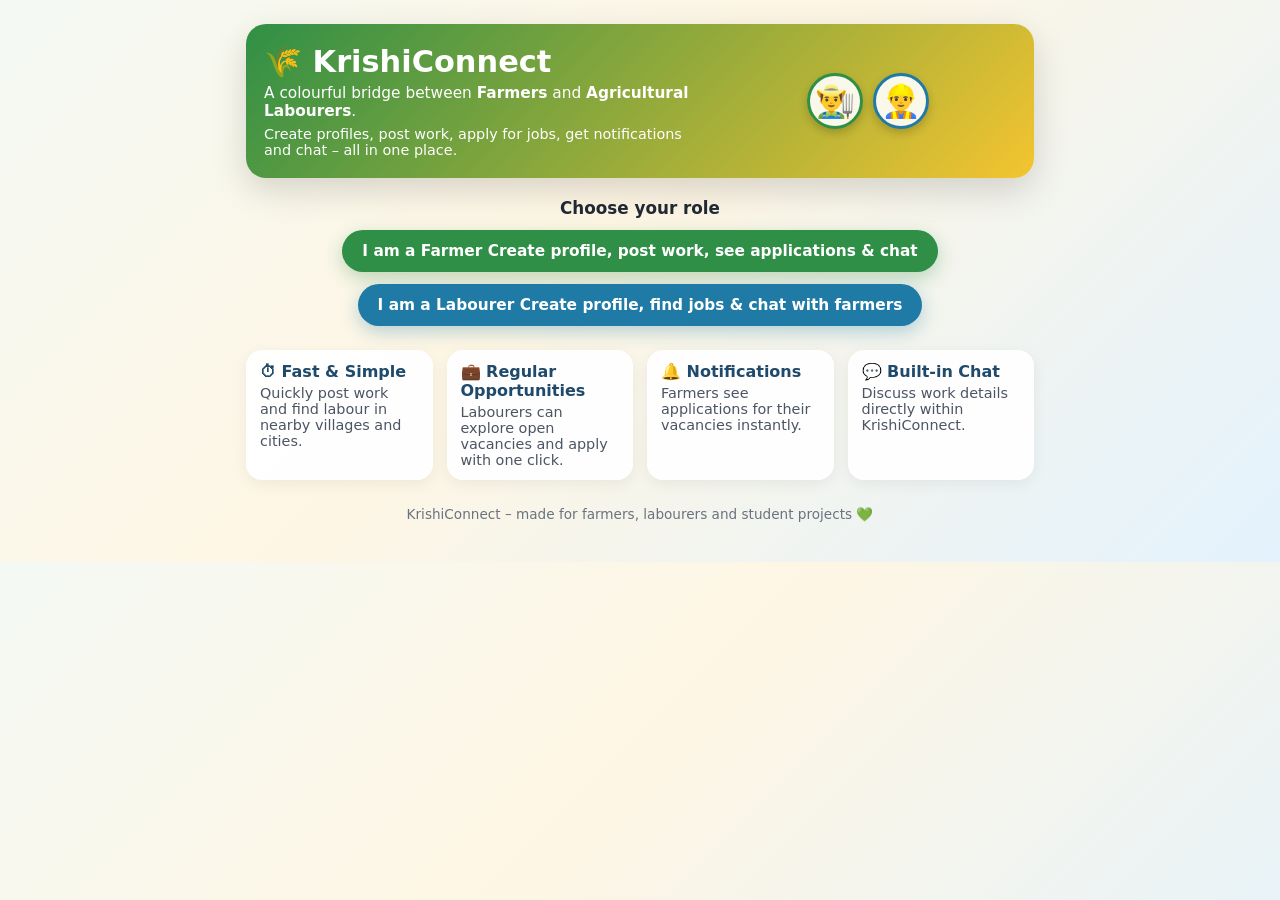
<file: index.html>
<!DOCTYPE html>
<html lang="en">
<head>
  <meta charset="UTF-8">
  <title>KrishiConnect - Home</title>
  <meta name="viewport" content="width=device-width, initial-scale=1.0">
  <link rel="stylesheet" href="style.css">
</head>
<body>
  <div class="app-container home-page">
    <header class="hero-card">
      <div class="hero-text">
        <h1 class="app-title">🌾 KrishiConnect</h1>
        <p class="subtitle">
          A colourful bridge between <strong>Farmers</strong> and <strong>Agricultural Labourers</strong>.
        </p>
        <p class="tagline">
          Create profiles, post work, apply for jobs, get notifications and chat – all in one place.
        </p>
      </div>
      <div class="hero-illustration">
        <div class="circle farmer-circle">👨‍🌾</div>
        <div class="circle labour-circle">👷‍♂</div>
      </div>
    </header>

    <main>
      <section class="role-section">
        <h2 class="section-title center">Choose your role</h2>
        <div class="button-group">
          <a href="farmer.html" class="main-btn farmer-btn big-btn">
            I am a Farmer
            <span class="btn-subtext">Create profile, post work, see applications & chat</span>
          </a>
          <a href="labour.html" class="main-btn labour-btn big-btn">
            I am a Labourer
            <span class="btn-subtext">Create profile, find jobs & chat with farmers</span>
          </a>
        </div>
      </section>

      <section class="info-grid">
        <div class="info-card">
          <h3>⏱ Fast & Simple</h3>
          <p>Quickly post work and find labour in nearby villages and cities.</p>
        </div>
        <div class="info-card">
          <h3>💼 Regular Opportunities</h3>
          <p>Labourers can explore open vacancies and apply with one click.</p>
        </div>
        <div class="info-card">
          <h3>🔔 Notifications</h3>
          <p>Farmers see applications for their vacancies instantly.</p>
        </div>
        <div class="info-card">
          <h3>💬 Built-in Chat</h3>
          <p>Discuss work details directly within KrishiConnect.</p>
        </div>
      </section>
    </main>

    <footer class="footer-text">
      KrishiConnect – made for farmers, labourers and student projects 💚
    </footer>
  </div>
</body>
</html>
</file>
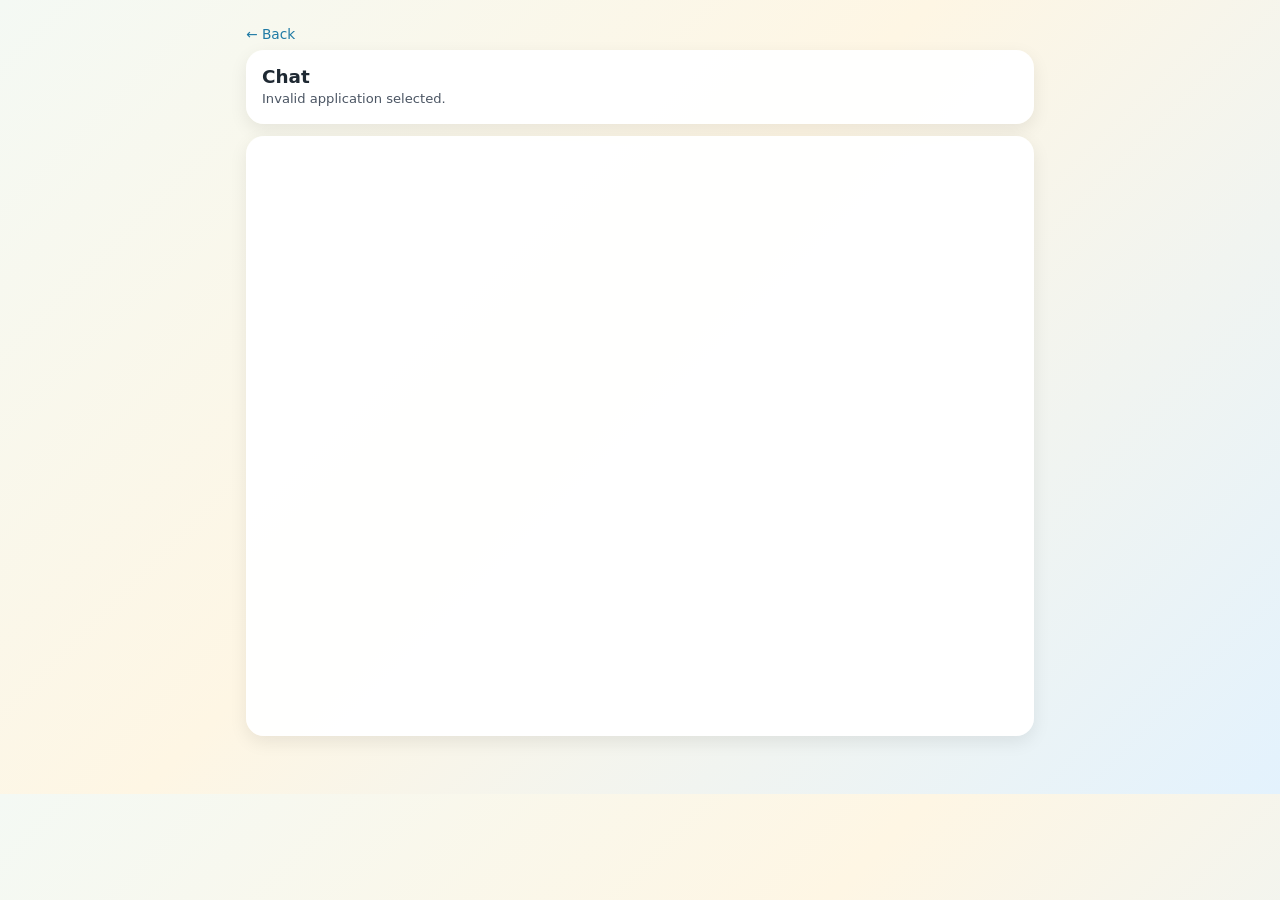
<file: chat.html>
<!DOCTYPE html>
<html lang="en">
<head>
  <meta charset="UTF-8">
  <title>KrishiConnect - Chat</title>
  <meta name="viewport" content="width=device-width, initial-scale=1.0">
  <link rel="stylesheet" href="style.css">
</head>
<body>
  <div class="app-container chat-page">
    <a href="javascript:history.back()" class="back-link">&larr; Back</a>

    <header class="card shadow chat-header">
      <div id="chatTitle" class="chat-title">Chat</div>
      <div id="chatSubtitle" class="chat-subtitle"></div>
    </header>

    <section class="card shadow chat-window">
      <div id="chatMessages" class="chat-messages"></div>
      <form id="chatForm" class="chat-input-row">
        <input type="text" id="chatInput" placeholder="Type your message..." autocomplete="off">
        <button type="submit" class="main-btn labour-btn chat-send-btn">Send</button>
      </form>
    </section>
  </div>

  <script src="chat.js"></script>
</body>
</html>
</file>
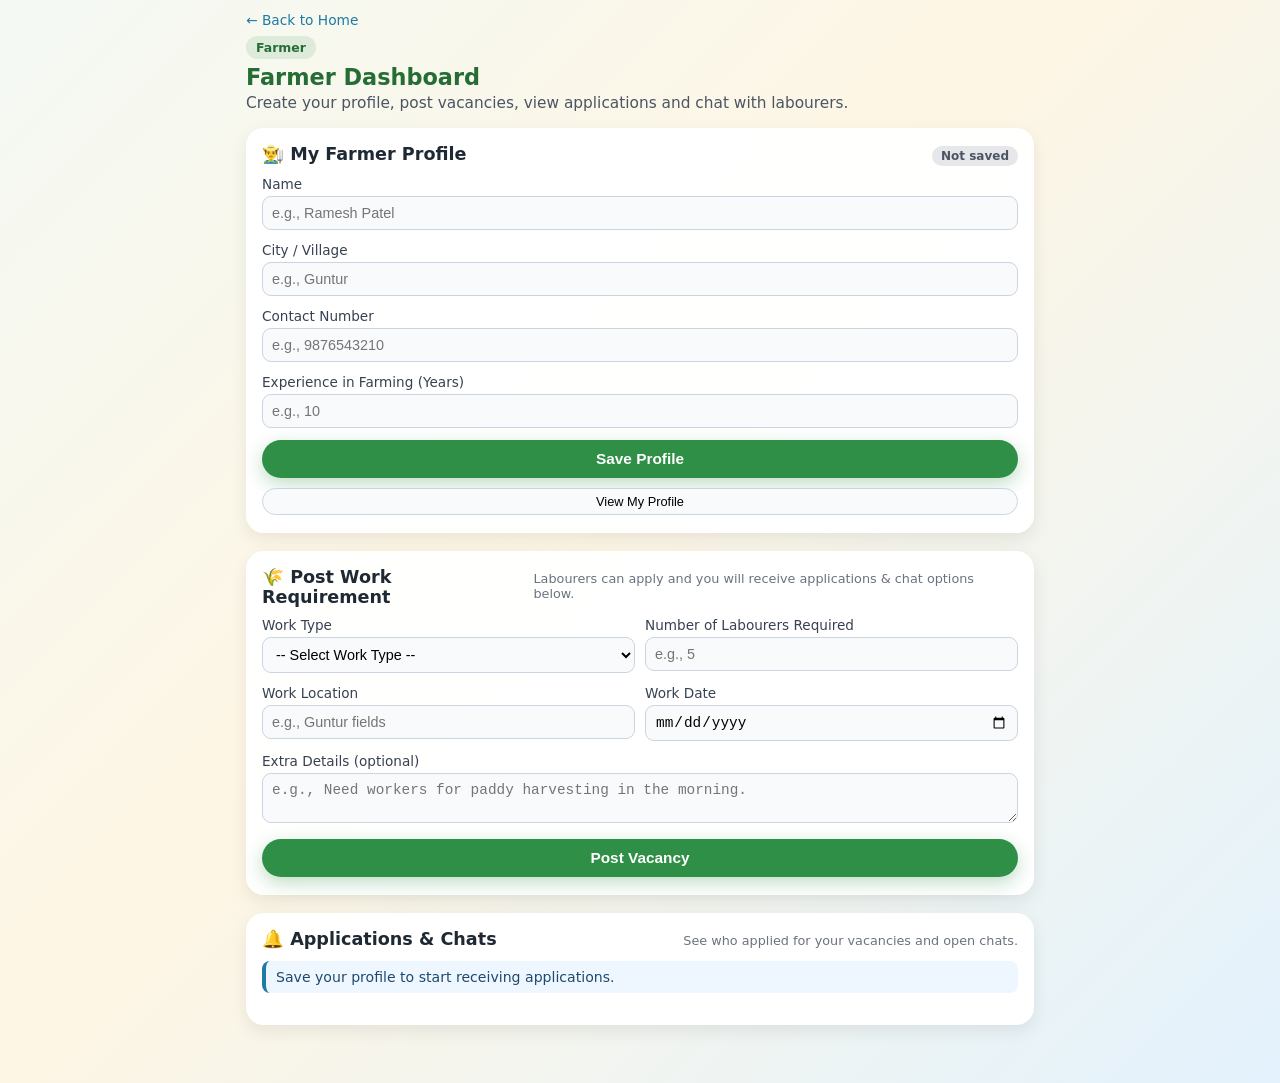
<file: farmer.html>
<!DOCTYPE html>
<html lang="en">
<head>
  <meta charset="UTF-8">
  <title>KrishiConnect - Farmer</title>
  <meta name="viewport" content="width=device-width, initial-scale=1.0">
  <link rel="stylesheet" href="style.css">
</head>
<body>
  <div class="app-container role-page farmer-theme">
    <a href="index.html" class="back-link">&larr; Back to Home</a>

    <header class="page-header">
      <span class="role-badge farmer">Farmer</span>
      <h1 class="app-title small">Farmer Dashboard</h1>
      <p class="subtitle small">
        Create your profile, post vacancies, view applications and chat with labourers.
      </p>
    </header>

    <!-- Farmer Profile -->
    <section class="card shadow profile-card">
      <div class="card-header">
        <h2>👨‍🌾 My Farmer Profile</h2>
        <span id="profileStatus" class="status-pill secondary">Not saved</span>
      </div>

      <form id="farmerProfileForm">
        <div class="form-group">
          <label for="fpName">Name</label>
          <input type="text" id="fpName" placeholder="e.g., Ramesh Patel" required>
        </div>
        <div class="form-group">
          <label for="fpCity">City / Village</label>
          <input type="text" id="fpCity" placeholder="e.g., Guntur" required>
        </div>
        <div class="form-group">
          <label for="fpContact">Contact Number</label>
          <input type="tel" id="fpContact" placeholder="e.g., 9876543210" required>
        </div>
        <div class="form-group">
          <label for="fpExperience">Experience in Farming (Years)</label>
          <input type="number" id="fpExperience" min="0" placeholder="e.g., 10">
        </div>

        <button type="submit" class="main-btn farmer-btn full-width">
          Save Profile
        </button>
      </form>

      <button type="button" id="viewFarmerProfile" class="secondary-btn full-width" style="margin-top:10px;">
        View My Profile
      </button>

      <div id="farmerProfileView" class="farmer-profile-box" style="display:none; margin-top:10px;"></div>

      <p id="profileSavedMsg" class="success-message" style="display:none;">
        ✅ Profile saved! Your details will be attached to every vacancy.
      </p>
    </section>

    <!-- Post Vacancy -->
    <section class="card shadow">
      <div class="card-header">
        <h2>🌾 Post Work Requirement</h2>
        <span class="hint-text">
          Labourers can apply and you will receive applications & chat options below.
        </span>
      </div>

      <form id="farmerVacancyForm">
        <div class="form-row">
          <div class="form-group half">
            <label for="workType">Work Type</label>
            <select id="workType" required>
              <option value="">-- Select Work Type --</option>
              <option value="Sowing">Sowing</option>
              <option value="Harvesting">Harvesting</option>
              <option value="Irrigation">Irrigation</option>
              <option value="Fertilizing">Fertilizing</option>
              <option value="Weeding">Weeding</option>
              <option value="Other">Other</option>
            </select>
          </div>
          <div class="form-group half">
            <label for="numWorkers">Number of Labourers Required</label>
            <input type="number" id="numWorkers" min="1" placeholder="e.g., 5" required>
          </div>
        </div>

        <div class="form-row">
          <div class="form-group half">
            <label for="location">Work Location</label>
            <input type="text" id="location" placeholder="e.g., Guntur fields" required>
          </div>
          <div class="form-group half">
            <label for="date">Work Date</label>
            <input type="date" id="date">
          </div>
        </div>

        <div class="form-group">
          <label for="notes">Extra Details (optional)</label>
          <textarea id="notes" rows="2" placeholder="e.g., Need workers for paddy harvesting in the morning."></textarea>
        </div>

        <button type="submit" class="main-btn farmer-btn full-width">
          Post Vacancy
        </button>
      </form>

      <p id="vacancySuccessMessage" class="success-message" style="display:none;">
        ✅ Vacancy posted! Labourers can now apply and chat with you.
      </p>
    </section>

    <!-- Applications & Chats -->
    <section class="card shadow">
      <div class="card-header">
        <h2>🔔 Applications & Chats</h2>
        <span class="hint-text">
          See who applied for your vacancies and open chats.
        </span>
      </div>

      <div id="farmerApplications" class="list-container"></div>

      <p id="farmerNoAppsMessage" class="info-message" style="display:none;">
        No applications yet. Labourers will appear here after they apply.
      </p>
    </section>

  </div>

  <script src="farmer.js"></script>
</body>
</html>
</file>
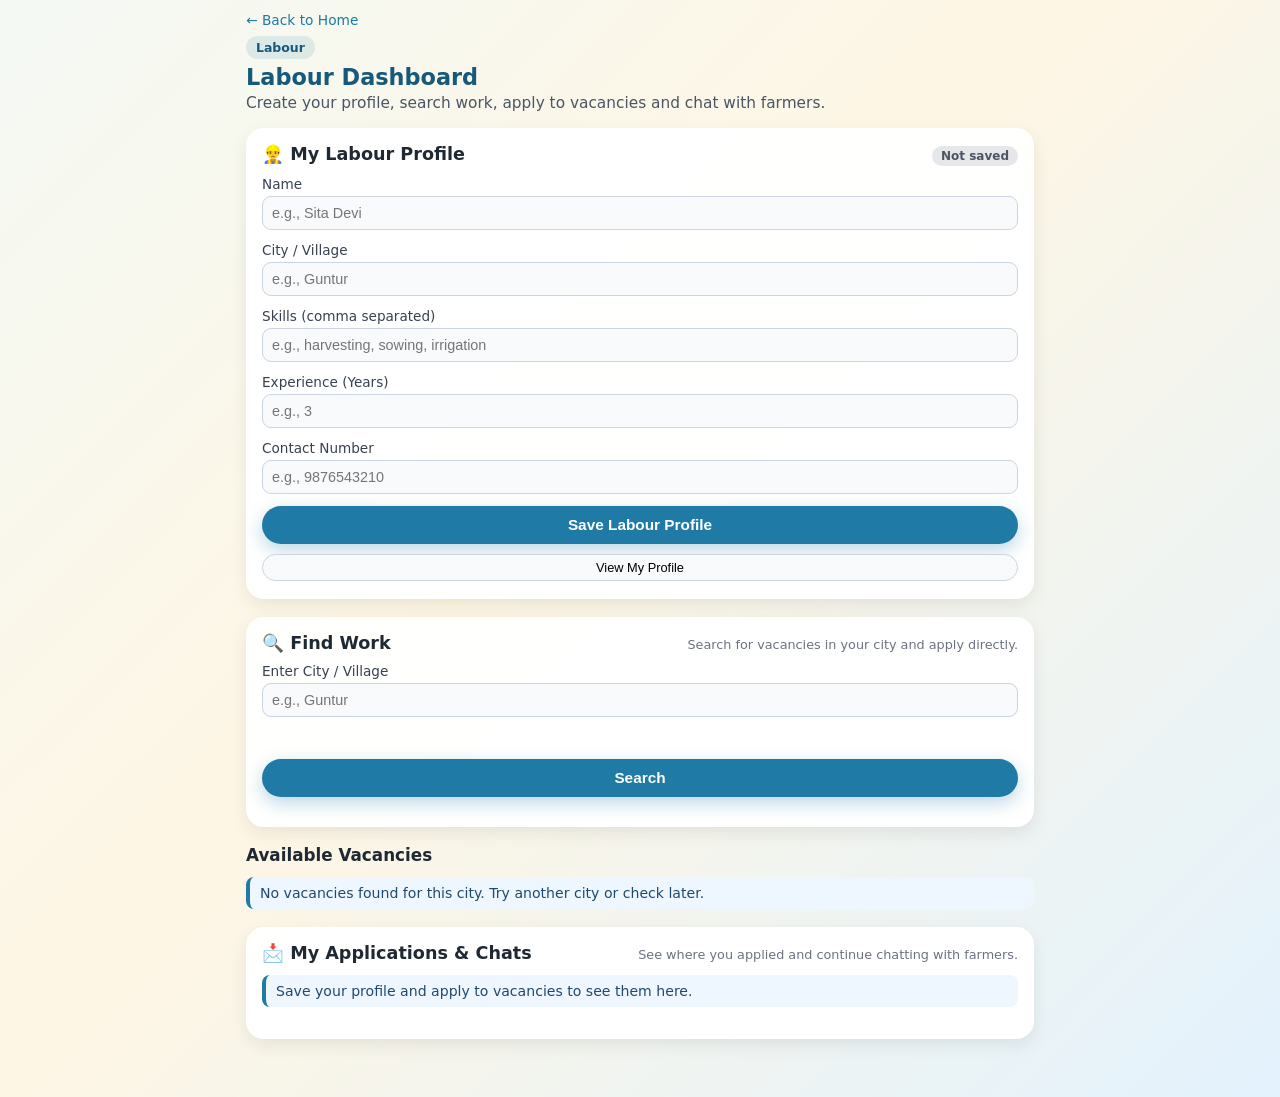
<file: labour.html>
<!DOCTYPE html>
<html lang="en">
<head>
  <meta charset="UTF-8">
  <title>KrishiConnect - Labour</title>
  <meta name="viewport" content="width=device-width, initial-scale=1.0">
  <link rel="stylesheet" href="style.css">
</head>
<body>
  <div class="app-container role-page labour-theme">
    <a href="index.html" class="back-link">&larr; Back to Home</a>

    <header class="page-header">
      <span class="role-badge labour">Labour</span>
      <h1 class="app-title small">Labour Dashboard</h1>
      <p class="subtitle small">
        Create your profile, search work, apply to vacancies and chat with farmers.
      </p>
    </header>

    <!-- Labour Profile -->
    <section class="card shadow profile-card">
      <div class="card-header">
        <h2>👷‍♂ My Labour Profile</h2>
        <span id="labourProfileStatus" class="status-pill secondary">Not saved</span>
      </div>

      <form id="labourProfileForm">
        <div class="form-group">
          <label for="lpName">Name</label>
          <input type="text" id="lpName" placeholder="e.g., Sita Devi" required>
        </div>
        <div class="form-group">
          <label for="lpCity">City / Village</label>
          <input type="text" id="lpCity" placeholder="e.g., Guntur" required>
        </div>
        <div class="form-group">
          <label for="lpSkills">Skills (comma separated)</label>
          <input type="text" id="lpSkills" placeholder="e.g., harvesting, sowing, irrigation">
        </div>
        <div class="form-group">
          <label for="lpExperience">Experience (Years)</label>
          <input type="number" id="lpExperience" min="0" placeholder="e.g., 3">
        </div>
        <div class="form-group">
          <label for="lpContact">Contact Number</label>
          <input type="tel" id="lpContact" placeholder="e.g., 9876543210" required>
        </div>

        <button type="submit" class="main-btn labour-btn full-width">
          Save Labour Profile
        </button>
      </form>

      <button type="button" id="viewLabourProfile" class="secondary-btn full-width" style="margin-top:10px;">
        View My Profile
      </button>

      <div id="labourProfileView" class="farmer-profile-box" style="display:none; margin-top:10px;"></div>

      <p id="labourProfileSavedMsg" class="success-message" style="display:none;">
        ✅ Profile saved! You can now apply for jobs and chat with farmers.
      </p>
    </section>

    <!-- Search Work -->
    <section class="card shadow">
      <div class="card-header">
        <h2>🔍 Find Work</h2>
        <span class="hint-text">
          Search for vacancies in your city and apply directly.
        </span>
      </div>

      <div class="form-row">
        <div class="form-group three-fourth">
          <label for="searchCity">Enter City / Village</label>
          <input type="text" id="searchCity" placeholder="e.g., Guntur">
        </div>
        <div class="form-group one-fourth">
          <label>&nbsp;</label>
          <button id="searchBtn" class="main-btn labour-btn full-width">Search</button>
        </div>
      </div>
    </section>

    <!-- Vacancies -->
    <section>
      <h2 class="section-title">Available Vacancies</h2>
      <div id="vacancyList" class="list-container"></div>
      <p id="noDataMessage" class="info-message" style="display:none;">
        No vacancies found for this city. Try another city or check later.
      </p>
    </section>

    <!-- My Applications & Chats -->
    <section class="card shadow" style="margin-top:18px;">
      <div class="card-header">
        <h2>📩 My Applications & Chats</h2>
        <span class="hint-text">
          See where you applied and continue chatting with farmers.
        </span>
      </div>

      <div id="labourApplications" class="list-container"></div>

      <p id="labourNoAppsMessage" class="info-message" style="display:none;">
        You haven't applied to any vacancies yet. Apply to start chatting.
      </p>
    </section>

  </div>

  <script src="labour.js"></script>
</body>
</html>
</file>
<file: style.css>
* {
  box-sizing: border-box;
}

body {
  margin: 0;
  font-family: system-ui, -apple-system, BlinkMacSystemFont, "Segoe UI", Arial, sans-serif;
  background: linear-gradient(135deg, #f4f9f4 0%, #fef6e4 45%, #e3f2fd 100%);
  color: #1f2933;
}

.app-container {
  max-width: 820px;
  margin: 0 auto;
  padding: 24px 16px 40px;
}

/* Home hero */
.home-page .hero-card {
  display: flex;
  justify-content: space-between;
  align-items: center;
  gap: 12px;
  padding: 20px 18px;
  border-radius: 20px;
  background: linear-gradient(135deg, #2f8f46, #f4c430);
  color: #ffffff;
  box-shadow: 0 12px 35px rgba(0,0,0,0.15);
  margin-bottom: 20px;
}

.hero-text { flex: 1.5; }

.hero-illustration {
  flex: 1;
  display: flex;
  justify-content: center;
  gap: 10px;
}

.circle {
  width: 56px;
  height: 56px;
  border-radius: 50%;
  display: flex;
  align-items: center;
  justify-content: center;
  font-size: 32px;
  background-color: rgba(255,255,255,0.9);
  box-shadow: 0 4px 10px rgba(0,0,0,0.2);
}
.farmer-circle { border: 3px solid #2f8f46; }
.labour-circle { border: 3px solid #1f7aa5; }

.app-title {
  font-size: 1.9rem;
  margin: 0 0 4px;
}
.app-title.small { font-size: 1.4rem; }

.subtitle {
  margin: 0 0 6px;
  font-size: 0.96rem;
}
.subtitle.small { color: #4b5563; }

.tagline { margin: 4px 0 0; font-size: 0.9rem; }

.center { text-align: center; }

.role-section { margin-top: 20px; }

/* Info cards */
.info-grid {
  margin-top: 24px;
  display: grid;
  grid-template-columns: repeat(auto-fit, minmax(180px, 1fr));
  gap: 14px;
}
.info-card {
  background: rgba(255,255,255,0.95);
  padding: 12px 14px;
  border-radius: 16px;
  box-shadow: 0 4px 15px rgba(0,0,0,0.06);
}
.info-card h3 {
  margin: 0 0 4px;
  font-size: 1rem;
  color: #1f4a6b;
}
.info-card p {
  margin: 0;
  font-size: 0.9rem;
  color: #4b5563;
}

/* Buttons */
.button-group {
  display: flex;
  justify-content: center;
  gap: 12px;
  margin-top: 12px;
  flex-wrap: wrap;
}
.main-btn {
  display: inline-block;
  padding: 10px 18px;
  border-radius: 999px;
  border: none;
  text-decoration: none;
  font-weight: 600;
  text-align: center;
  cursor: pointer;
  font-size: 0.96rem;
  transition: transform 0.15s ease, box-shadow 0.15s ease;
}
.big-btn {
  min-width: 200px;
  padding: 12px 20px;
}
.farmer-btn {
  background-color: #2f8f46;
  color: white;
  box-shadow: 0 6px 18px rgba(47,143,70,0.3);
}
.labour-btn {
  background-color: #1f7aa5;
  color: white;
  box-shadow: 0 6px 18px rgba(31,122,165,0.3);
}
.main-btn:hover {
  transform: translateY(-1.5px);
  box-shadow: 0 8px 22px rgba(0,0,0,0.18);
}

/* Cards & layout */
.card {
  background: rgba(255,255,255,0.98);
  padding: 16px 16px 18px;
  border-radius: 18px;
  margin-bottom: 18px;
}
.shadow { box-shadow: 0 6px 18px rgba(0,0,0,0.08); }

.page-header { margin-bottom: 16px; }
.role-page { padding-top: 10px; }
.farmer-theme .page-header h1 { color: #256d35; }
.labour-theme .page-header h1 { color: #16597a; }

/* Header tags */
.role-badge {
  display: inline-flex;
  align-items: center;
  padding: 4px 10px;
  border-radius: 999px;
  font-size: 0.78rem;
  font-weight: 600;
  margin-bottom: 5px;
}
.role-badge.farmer {
  background: rgba(47,143,70,0.12);
  color: #256d35;
}
.role-badge.labour {
  background: rgba(31,122,165,0.12);
  color: #16597a;
}

.card-header {
  display: flex;
  justify-content: space-between;
  align-items: baseline;
  gap: 8px;
  margin-bottom: 10px;
}
.card-header h2 {
  font-size: 1.1rem;
  margin: 0;
}
.hint-text {
  font-size: 0.8rem;
  color: #6b7280;
}

/* Forms */
.form-group { margin-bottom: 12px; }

.form-group label {
  display: block;
  font-size: 0.85rem;
  margin-bottom: 4px;
  color: #374151;
}
.form-group input,
.form-group select,
.form-group textarea {
  width: 100%;
  padding: 8px 9px;
  border-radius: 9px;
  border: 1px solid #cbd5e1;
  font-size: 0.9rem;
  outline: none;
  background: #f9fafb;
}
.form-group textarea { resize: vertical; }

.form-group input:focus,
.form-group select:focus,
.form-group textarea:focus {
  border-color: #2f8f46;
  background: #ffffff;
  box-shadow: 0 0 0 2px rgba(47,143,70,0.16);
}

/* Form rows */
.form-row {
  display: flex;
  gap: 10px;
  flex-wrap: wrap;
}
.form-row .half { flex: 1 1 calc(50% - 5px); }
.form-row .three-fourth { flex: 1 1 70%; }
.form-row .one-fourth { flex: 1 1 30%; }

/* Messages */
.success-message {
  margin-top: 10px;
  background: #e4f8e4;
  border-left: 4px solid #2f8f46;
  padding: 8px 10px;
  border-radius: 8px;
  font-size: 0.88rem;
  color: #256d35;
}
.info-message {
  margin-top: 12px;
  background: #eef6ff;
  border-left: 4px solid #1f7aa5;
  padding: 8px 10px;
  border-radius: 8px;
  font-size: 0.88rem;
  color: #1f4a6b;
}

/* Vacancy list */
.section-title {
  margin-top: 14px;
  margin-bottom: 6px;
  font-size: 1.05rem;
}
.list-container { margin-top: 6px; }

.vacancy-card {
  background: rgba(255,255,255,0.98);
  padding: 12px 12px 10px;
  border-radius: 16px;
  box-shadow: 0 4px 15px rgba(0,0,0,0.06);
  margin-bottom: 10px;
  border: 1px solid #e5e7eb;
}
.vacancy-header {
  display: flex;
  justify-content: space-between;
  gap: 8px;
  align-items: baseline;
}
.vacancy-title {
  font-weight: 600;
  margin-bottom: 2px;
}
.vacancy-pill {
  padding: 2px 8px;
  border-radius: 999px;
  font-size: 0.72rem;
  font-weight: 600;
  background: rgba(244,196,48,0.15);
  color: #92400e;
}
.vacancy-meta {
  margin: 2px 0;
  font-size: 0.86rem;
  color: #4b5563;
}

.vacancy-actions {
  margin-top: 8px;
  display: flex;
  gap: 8px;
  flex-wrap: wrap;
}

.secondary-btn {
  border-radius: 999px;
  padding: 5px 10px;
  font-size: 0.8rem;
  border: 1px solid #cbd5e1;
  background: #f9fafb;
  cursor: pointer;
}
.secondary-btn:hover { background: #e5f3fd; }

.farmer-profile-box {
  margin-top: 8px;
  padding-top: 6px;
  border-top: 1px dashed #d1d5db;
  font-size: 0.82rem;
  color: #374151;
}

/* Footer & links */
.footer-text {
  margin-top: 26px;
  text-align: center;
  font-size: 0.85rem;
  color: #6b7280;
}
.back-link {
  display: inline-block;
  margin-bottom: 8px;
  text-decoration: none;
  color: #1f7aa5;
  font-size: 0.86rem;
}
.back-link:hover { text-decoration: underline; }

.status-pill {
  padding: 3px 9px;
  border-radius: 999px;
  font-size: 0.75rem;
  font-weight: 600;
}
.status-pill.secondary {
  background: #e5e7eb;
  color: #4b5563;
}
.status-pill.success {
  background: rgba(34,197,94,0.15);
  color: #15803d;
}

.full-width { width: 100%; }

/* Chat styles */
.chat-header { margin-bottom: 12px; }
.chat-title {
  font-size: 1.15rem;
  font-weight: 600;
}
.chat-subtitle {
  font-size: 0.82rem;
  color: #4b5563;
  margin-top: 4px;
}

.chat-window {
  display: flex;
  flex-direction: column;
  height: calc(100vh - 170px);
  max-height: 600px;
}
.chat-messages {
  flex: 1;
  overflow-y: auto;
  padding: 8px 4px 8px 0;
  margin-bottom: 8px;
}
.chat-bubble-row {
  display: flex;
  margin-bottom: 6px;
}
.chat-bubble-row.me { justify-content: flex-end; }
.chat-bubble-row.them { justify-content: flex-start; }

.chat-bubble {
  max-width: 80%;
  padding: 7px 10px;
  border-radius: 14px;
  font-size: 0.9rem;
  line-height: 1.3;
  box-shadow: 0 2px 6px rgba(0,0,0,0.08);
}
.chat-bubble.me {
  background: #1f7aa5;
  color: #ffffff;
  border-bottom-right-radius: 3px;
}
.chat-bubble.them {
  background: #e5f3fd;
  color: #1f2933;
  border-bottom-left-radius: 3px;
}
.chat-time {
  font-size: 0.7rem;
  margin-top: 2px;
  opacity: 0.8;
  text-align: right;
}

.chat-input-row {
  display: flex;
  gap: 8px;
  align-items: center;
}
.chat-input-row input {
  flex: 1;
  padding: 8px 9px;
  border-radius: 999px;
  border: 1px solid #cbd5e1;
  font-size: 0.9rem;
}
.chat-input-row input:focus {
  border-color: #1f7aa5;
  box-shadow: 0 0 0 2px rgba(31,122,165,0.18);
  outline: none;
}
.chat-send-btn {
  padding: 8px 14px;
  border-radius: 999px;
}

/* Responsive */
@media (max-width: 768px) {
  .home-page .hero-card {
    flex-direction: column;
    text-align: left;
  }
  .hero-illustration { align-self: center; }

  .form-row { flex-direction: column; }
  .form-row .half,
  .form-row .three-fourth,
  .form-row .one-fourth { width: 100%; }

  .info-grid { grid-template-columns: 1fr; }

  .button-group { flex-direction: column; }

  .vacancy-actions { flex-direction: column; }

  .chat-window {
    height: calc(100vh - 160px);
  }
}
@media (max-width: 480px) {
  .app-title { font-size: 1.5rem; }
  .big-btn { font-size: 0.9rem; padding: 10px 14px; }
  .circle { width: 48px; height: 48px; font-size: 26px; }
}
</file>
